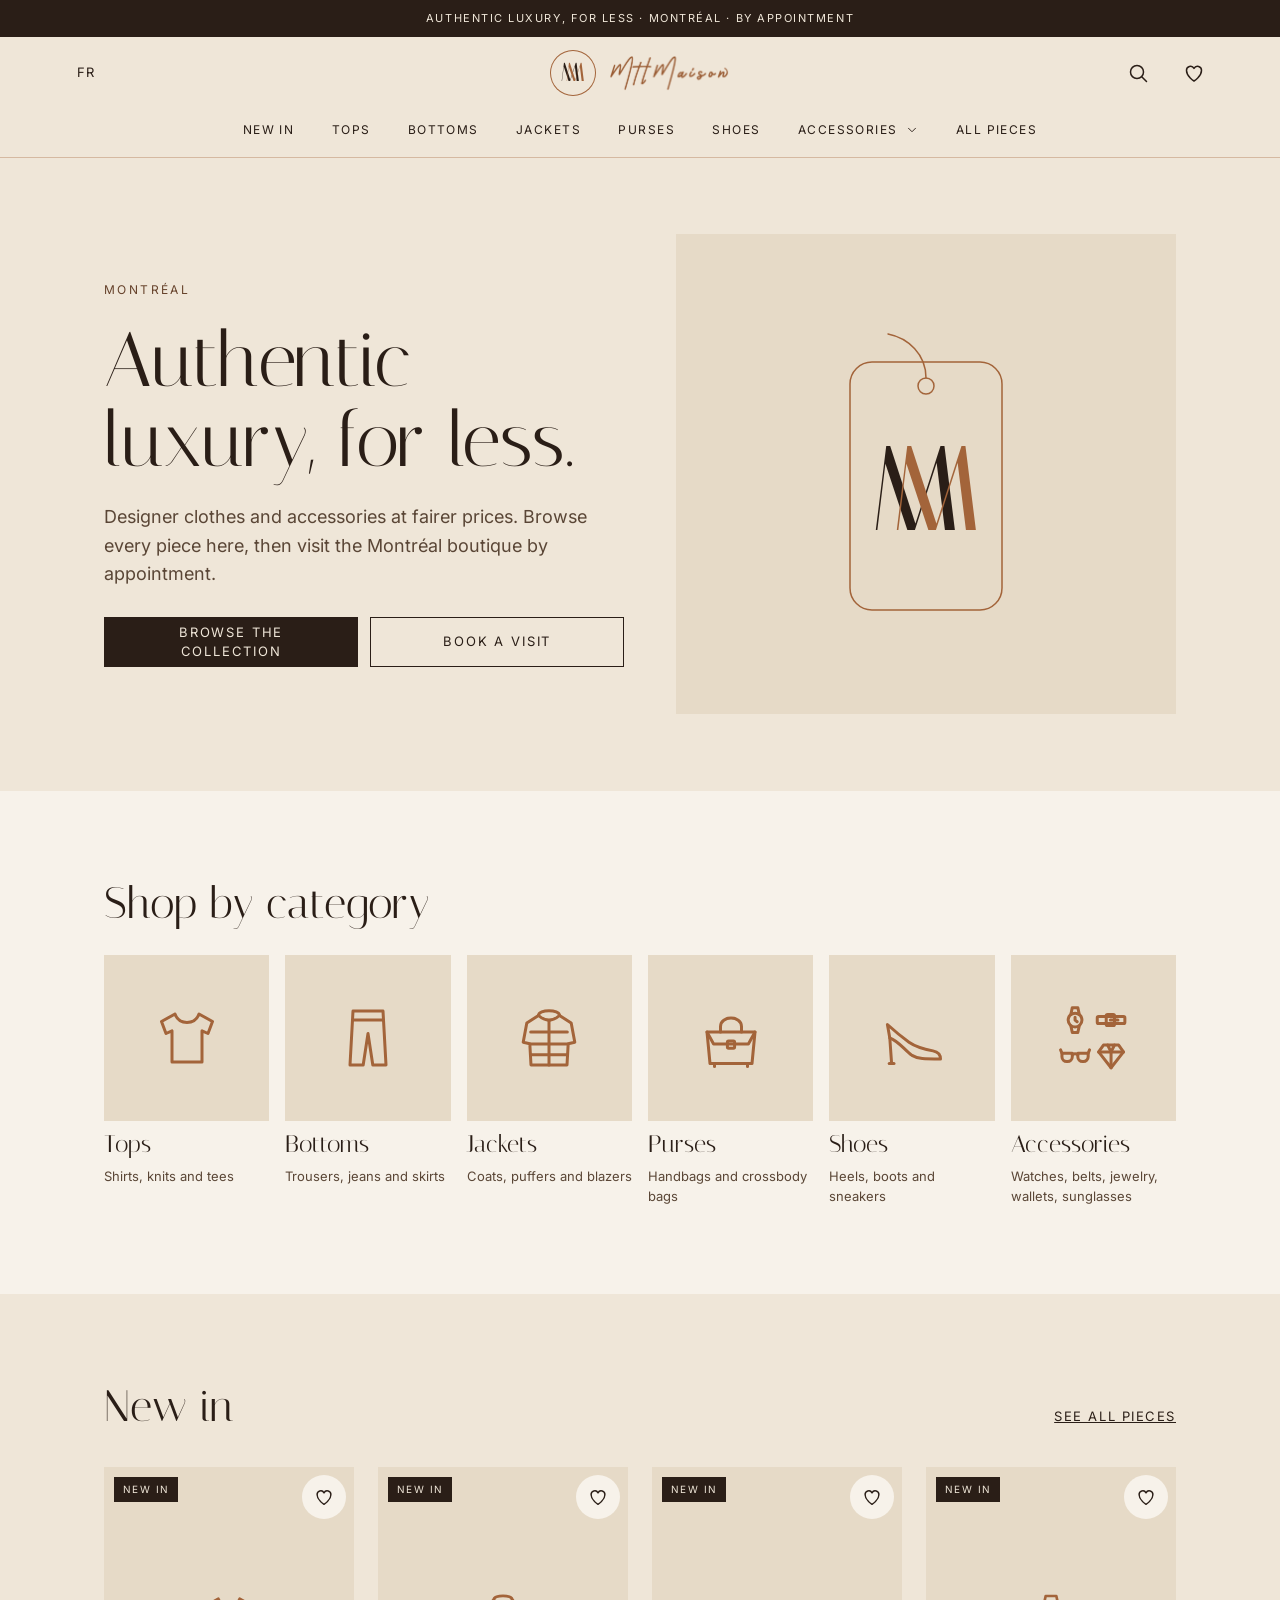
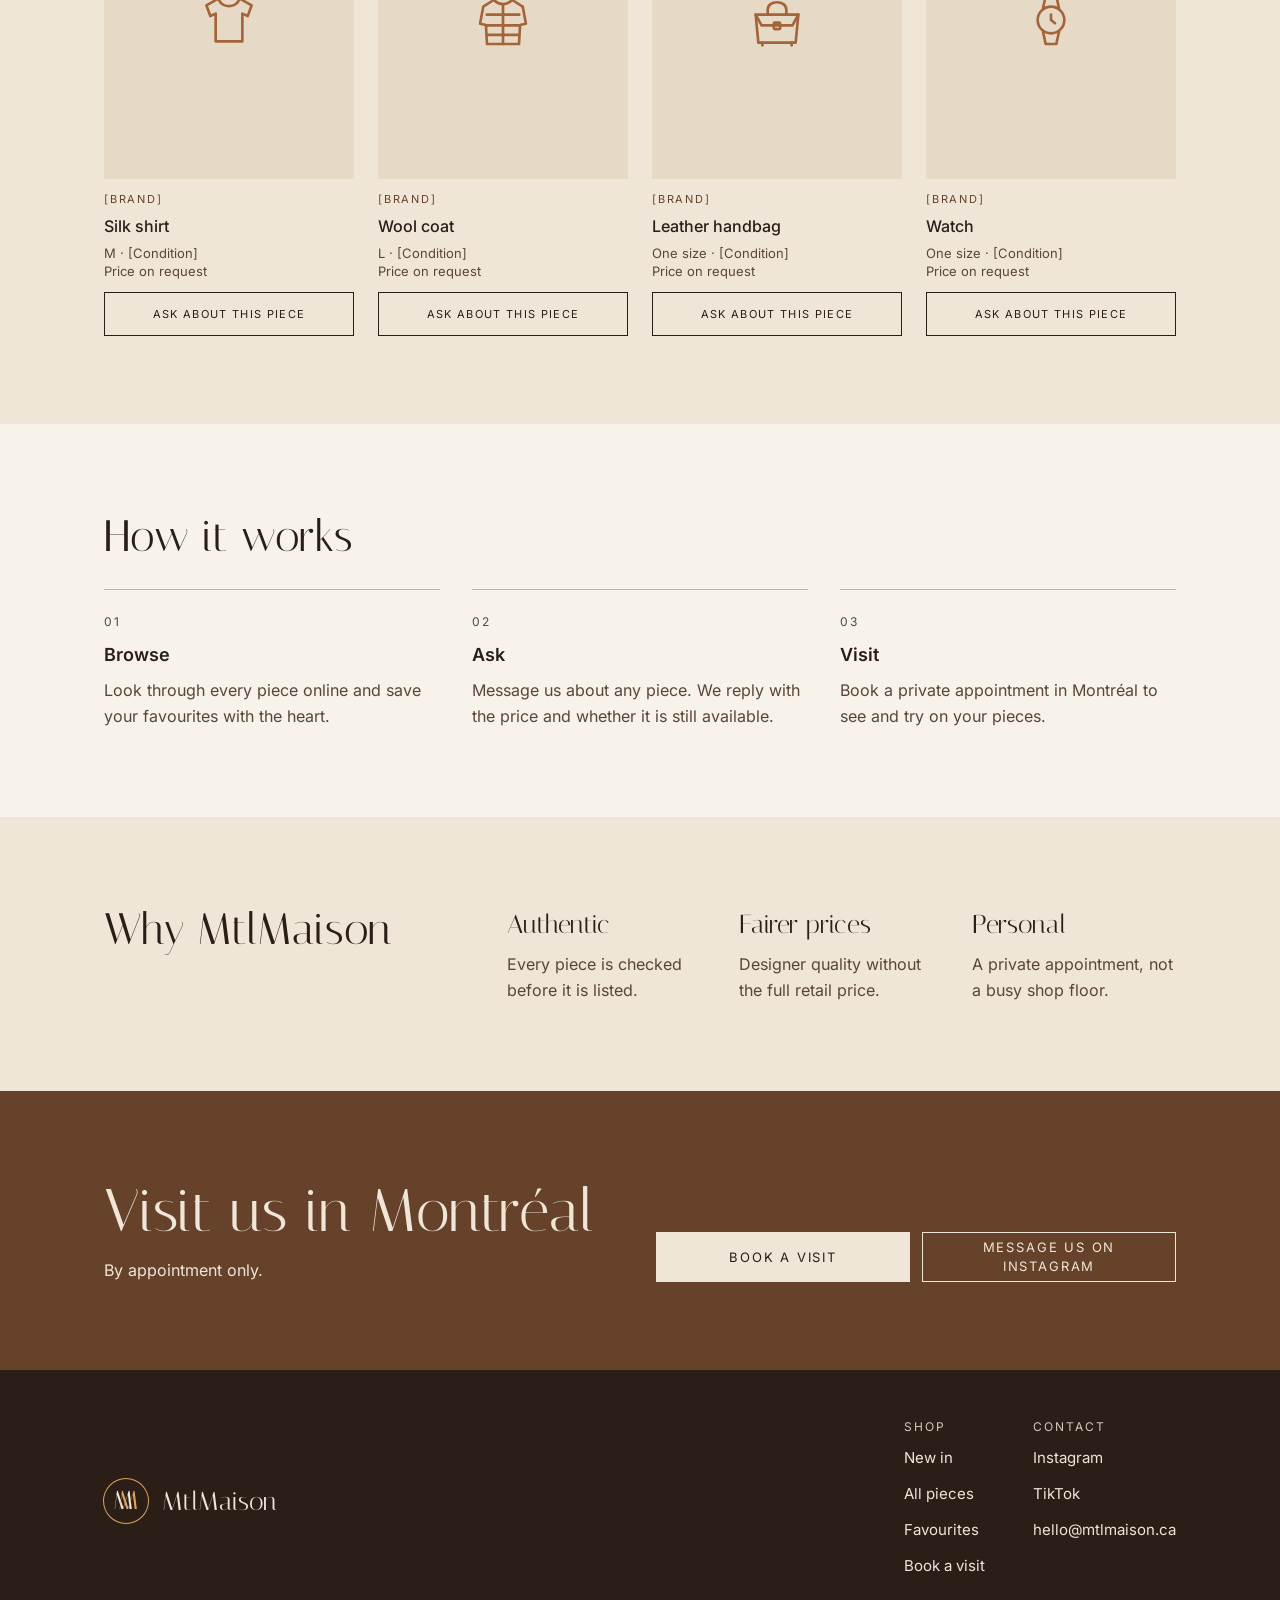
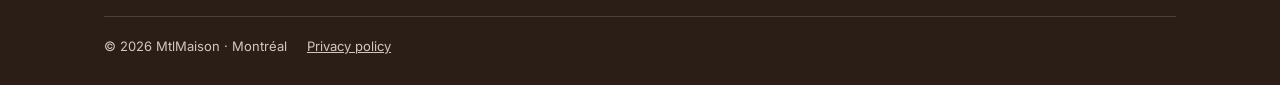
<file: index.html>
<!doctype html>
<html lang="en">
<head>
<meta charset="utf-8">
<meta name="viewport" content="width=device-width, initial-scale=1">
<title>MtlMaison · Authentic luxury, for less · Montréal</title>
<meta name="description" content="Authentic designer clothes and accessories at fairer prices. Browse every piece online and visit the Montréal boutique by appointment.">
<meta property="og:title" content="MtlMaison · Authentic luxury, for less">
<meta property="og:description" content="Authentic designer clothes and accessories at fairer prices. Montréal, by appointment.">
<meta property="og:type" content="website">
<meta property="og:url" content="https://mtlmaison.ca/">
<meta name="theme-color" content="#EFE6D8">
<link rel="icon" href="favicon.svg" type="image/svg+xml">
<link rel="preload" href="assets/fonts/italiana-latin-400-normal.woff2" as="font" type="font/woff2" crossorigin>
<link rel="preload" href="assets/fonts/inter-latin-400-normal.woff2" as="font" type="font/woff2" crossorigin>
<link rel="stylesheet" href="styles.css">
</head>
<body>
<a class="skip" href="#main">Skip to content</a>
<div id="app"></div>
<noscript><p style="padding:24px;font-family:sans-serif">Please turn on JavaScript to browse the MtlMaison collection. / Veuillez activer JavaScript pour voir la collection MtlMaison.</p></noscript>
<script src="config.js"></script>
<script src="items.js"></script>
<script src="app.js"></script>
</body>
</html>
</file>
<file: styles.css>
@font-face{font-family:'Italiana';src:url('assets/fonts/italiana-latin-400-normal.woff2') format('woff2');font-weight:400;font-display:swap}
@font-face{font-family:'Inter';src:url('assets/fonts/inter-latin-400-normal.woff2') format('woff2');font-weight:400;font-display:swap}
@font-face{font-family:'Inter';src:url('assets/fonts/inter-latin-500-normal.woff2') format('woff2');font-weight:500;font-display:swap}
@font-face{font-family:'Inter';src:url('assets/fonts/inter-latin-600-normal.woff2') format('woff2');font-weight:600;font-display:swap}

:root{
  --linen:#EFE6D8; --paper:#F7F2EA; --sand:#E6DAC7;
  --espresso:#2A1E17; --muted:#5A4636; --choc:#66422B;
  --caramel:#A3643A; --caramel-l:#DDA35F;
  --line:rgba(163,100,58,.35);
  --pad:clamp(20px,5vw,64px);
  --serif:'Italiana',Georgia,serif; --sans:'Inter',system-ui,-apple-system,sans-serif;
}
*{box-sizing:border-box}
html{-webkit-text-size-adjust:100%}
body{margin:0;background:var(--linen);color:var(--espresso);font-family:var(--sans);font-size:16px;line-height:1.5}
img{max-width:100%;display:block}
a{color:var(--choc)} a:hover{color:var(--espresso)}
button,input,select{font:inherit;color:inherit}
button{cursor:pointer}
:focus-visible{outline:2px solid var(--caramel);outline-offset:3px}
.skip{position:absolute;left:-9999px;top:8px;background:var(--espresso);color:var(--linen);padding:10px 16px;z-index:100}
.skip:focus{left:8px}
.sr{position:absolute;width:1px;height:1px;overflow:hidden;clip:rect(0 0 0 0);white-space:nowrap}
.serif{font-family:var(--serif);font-weight:400}
.wrap{max-width:1200px;margin:0 auto;padding-left:var(--pad);padding-right:var(--pad)}
.eyebrow{margin:0;font-size:12px;letter-spacing:.2em;text-transform:uppercase;color:var(--choc)}
.muted{color:var(--muted)}
.ico{display:inline-flex;flex-shrink:0;line-height:0}

/* top bar + header */
.topbar{background:var(--espresso);color:var(--linen);font-size:11px;letter-spacing:.14em;text-transform:uppercase;text-align:center;padding:10px 16px}
header.site{border-bottom:1px solid var(--line);background:var(--linen)}
.hdr{display:flex;flex-wrap:wrap;align-items:center;justify-content:space-between;gap:16px 32px;padding:14px var(--pad)}
.hdr-side{flex:1 1 200px;display:flex;align-items:center;gap:4px}
.hdr-side.end{justify-content:flex-end;gap:12px}
.logo{display:flex;align-items:center;gap:14px;text-decoration:none}
.mm{display:flex;align-items:center;justify-content:center;border-radius:50%;box-shadow:0 0 0 1px var(--caramel);font-family:var(--serif);line-height:1;flex-shrink:0}
.mm span:first-child{color:var(--espresso)} .mm span:last-child{color:var(--caramel);margin-left:-.62em}
.mm.rev{box-shadow:0 0 0 1px var(--caramel-l)} .mm.rev span:first-child{color:var(--linen)} .mm.rev span:last-child{color:var(--caramel-l)}
.icon-btn{width:44px;height:44px;border:0;background:transparent;display:inline-flex;align-items:center;justify-content:center;padding:0;position:relative;color:var(--espresso);text-decoration:none}
.lang{min-width:44px;min-height:44px;border:0;background:transparent;font-size:13px;letter-spacing:.1em}
.lang[aria-pressed="true"]{font-weight:600}
.badge{min-width:20px;height:20px;border-radius:10px;background:var(--caramel);color:var(--linen);font-size:11px;display:inline-flex;align-items:center;justify-content:center;padding:0 5px}
.icon-btn .badge{position:absolute;top:3px;right:0;min-width:18px;height:18px;font-size:10px}
.fav-link{display:inline-flex;align-items:center;gap:8px;min-height:44px;padding:0 8px;color:var(--espresso);text-decoration:none;font-size:12px;letter-spacing:.14em;text-transform:uppercase}
.hdr-m{display:none;align-items:center;justify-content:space-between;padding:6px 8px}
.catnav{display:flex;flex-wrap:wrap;justify-content:center;gap:2px clamp(16px,2.6vw,36px);padding:0 var(--pad) 4px}
.catnav a,.catnav button{flex-shrink:0;display:inline-flex;align-items:center;gap:7px;min-height:44px;padding:0 2px;border:0;border-bottom:2px solid transparent;background:transparent;color:var(--espresso);font-size:12px;letter-spacing:.12em;text-transform:uppercase;text-decoration:none;white-space:nowrap}
.catnav [aria-current="page"],.catnav [aria-expanded="true"]{border-bottom-color:var(--caramel)}
.mega{background:var(--paper);border-top:1px solid rgba(163,100,58,.25);padding:20px var(--pad) 24px;display:flex;flex-wrap:wrap;justify-content:center;gap:12px 36px}
.mega a{display:flex;flex-direction:column;align-items:center;gap:8px;min-width:88px;padding:10px 6px;color:var(--espresso);text-decoration:none;font-size:14px}

/* buttons + chips */
.btn,.btn-o,.btn-l,.btn-ol{display:inline-flex;align-items:center;justify-content:center;gap:10px;min-height:50px;padding:0 28px;border:0;font-size:13px;letter-spacing:.14em;text-transform:uppercase;text-decoration:none;text-align:center}
.btn{background:var(--espresso);color:var(--linen)} .btn:hover{color:var(--linen);background:#3a2a20}
.btn-o{background:transparent;color:var(--espresso);box-shadow:inset 0 0 0 1px var(--espresso)}
.btn-l{background:var(--linen);color:var(--espresso)}
.btn-ol{background:transparent;color:var(--linen);box-shadow:inset 0 0 0 1px var(--linen)} .btn-ol:hover{color:var(--linen)}
.btn-link{display:inline-flex;align-items:center;gap:8px;min-height:44px;border:0;background:transparent;padding:0;color:var(--espresso);font-size:13px;letter-spacing:.12em;text-transform:uppercase;text-decoration:underline}
.chips{display:flex;flex-wrap:wrap;gap:8px}
.chip{flex-shrink:0;display:inline-flex;align-items:center;gap:7px;min-height:44px;padding:0 16px;border:1px solid var(--espresso);background:transparent;color:var(--espresso);font-size:13px;text-decoration:none}
.chip[aria-pressed="true"],.chip[aria-selected="true"],.chip.on{background:var(--espresso);color:var(--linen)}
.subchip{flex-shrink:0;display:inline-flex;flex-direction:column;align-items:center;justify-content:center;gap:6px;min-width:96px;min-height:84px;padding:8px 10px;border:1px solid rgba(42,30,23,.35);background:transparent;color:var(--espresso);font-size:13px;text-decoration:none}
.subchip.on{background:var(--sand);border-color:var(--espresso)}

/* sections */
.hero{display:flex;flex-wrap:wrap;align-items:center;gap:clamp(28px,4vw,56px);padding-top:clamp(32px,6vw,80px);padding-bottom:clamp(32px,6vw,80px)}
.hero-text{flex:1 1 440px;min-width:0;display:flex;flex-direction:column;gap:22px}
.hero h1{margin:0;font-family:var(--serif);font-weight:400;font-size:clamp(44px,6vw,82px);line-height:1.04}
.hero p.lead{margin:0;font-size:clamp(16px,1.4vw,18px);line-height:1.6;color:var(--muted);max-width:30em}
.hero-btns{display:flex;flex-wrap:wrap;gap:12px;padding-top:6px}
.hero-btns>*{flex:1 1 200px;max-width:280px}
.hero-art{flex:1 1 420px;min-width:0;height:480px;background:var(--sand);display:flex;flex-direction:column;align-items:center;justify-content:center}
.tagmark{position:relative;width:300px;height:300px;display:flex;align-items:center;justify-content:center}
.tagmark svg{position:absolute;inset:0}
.tagmark .mono{position:relative;top:16px;display:flex;align-items:baseline;font-family:var(--serif);font-size:120px;line-height:1}
.tagmark .mono span:last-child{color:var(--caramel);margin-left:-.62em}
h2.title{margin:0;font-family:var(--serif);font-weight:400;font-size:clamp(34px,4vw,44px);line-height:1.1}
.sec{padding-top:clamp(48px,7vw,88px);padding-bottom:clamp(48px,7vw,88px)}
.alt{background:var(--paper)}
.tiles{display:grid;grid-template-columns:repeat(auto-fill,minmax(160px,1fr));gap:16px}
.tile{display:flex;flex-direction:column;gap:10px;color:var(--espresso);text-decoration:none}
.tile .sq{display:flex;aspect-ratio:1/1;background:var(--sand);align-items:center;justify-content:center}
.tile .nm{font-family:var(--serif);font-size:24px;line-height:1.1}
.tile .ds{font-size:13px;line-height:1.5;color:var(--muted)}
.row-head{display:flex;flex-wrap:wrap;align-items:baseline;justify-content:space-between;gap:8px}
.count{margin:0;font-size:12px;letter-spacing:.14em;text-transform:uppercase;color:var(--choc)}
.bar{padding-bottom:16px;border-bottom:1px solid var(--line)}
.steps{display:flex;flex-wrap:wrap;gap:32px}
.step{flex:1 1 260px;display:flex;flex-direction:column;gap:10px;border-top:1px solid rgba(163,100,58,.45);padding-top:22px}
.step h3{margin:0;font-size:18px;font-weight:600}
.step p,.why p{margin:0;line-height:1.6;color:var(--muted)}
.why-grid{display:flex;flex-wrap:wrap;gap:32px 48px}
.why-grid>h2{flex:1 1 300px}
.why-items{flex:2 1 560px;min-width:0;display:flex;flex-wrap:wrap;gap:28px}
.why{flex:1 1 200px;display:flex;flex-direction:column;gap:8px}
.why h3{margin:0;font-family:var(--serif);font-weight:400;font-size:26px}
.visit{background:var(--choc);color:var(--linen)}
.visit-in{display:flex;flex-wrap:wrap;align-items:flex-end;justify-content:space-between;gap:32px}
.visit h2{margin:0;font-family:var(--serif);font-weight:400;font-size:clamp(40px,5vw,60px);line-height:1.05}
.visit .facts{display:flex;flex-wrap:wrap;gap:24px 44px;font-size:15px;line-height:1.6}
.visit .fact{display:flex;gap:10px}
.visit .lbl{margin:0;font-size:12px;letter-spacing:.16em;text-transform:uppercase;opacity:.85}
.visit .btns{flex:1 1 260px;max-width:520px;display:flex;flex-wrap:wrap;gap:12px}
.visit .btns>*{flex:1 1 220px}

/* product grid + card */
.grid{display:grid;grid-template-columns:repeat(auto-fill,minmax(220px,1fr));gap:40px 24px}
.card{position:relative;display:flex;flex-direction:column;gap:8px}
.card .open{display:flex;flex-direction:column;gap:6px;color:var(--espresso);text-decoration:none}
.ph{position:relative;display:flex;width:100%;aspect-ratio:4/5;background:var(--sand);align-items:center;justify-content:center;overflow:hidden}
.ph img{width:100%;height:100%;object-fit:cover}
.new{position:absolute;left:10px;top:10px;background:var(--espresso);color:var(--linen);padding:5px 9px;font-size:10px;letter-spacing:.14em;text-transform:uppercase}
.brand{margin-top:6px;font-size:11px;letter-spacing:.16em;text-transform:uppercase;color:var(--choc)}
.pname{font-size:16px;font-weight:500}
.meta{font-size:13px;line-height:1.4;color:var(--muted)}
.heart{position:absolute;top:8px;right:8px;width:44px;height:44px;border:0;border-radius:50%;background:var(--paper);display:flex;align-items:center;justify-content:center;padding:0}
.ask{display:flex;align-items:center;justify-content:center;min-height:44px;margin-top:4px;border:1px solid var(--espresso);background:transparent;color:var(--espresso);font-size:11px;letter-spacing:.12em;text-transform:uppercase}
.empty{background:var(--paper);padding:56px 24px;display:flex;flex-direction:column;align-items:center;gap:14px;text-align:center}
.empty p{margin:0}
.looking{margin-top:20px;background:var(--paper);padding:32px clamp(22px,4vw,44px);display:flex;flex-wrap:wrap;align-items:center;justify-content:space-between;gap:20px}
.looking>div{flex:1 1 360px;min-width:0;display:flex;flex-direction:column;gap:8px}
.looking h2{margin:0;font-family:var(--serif);font-weight:400;font-size:30px;line-height:1.15}
.looking p{margin:0;color:var(--muted)}

/* page bits */
.page{padding-top:24px;padding-bottom:64px;display:flex;flex-direction:column;gap:20px}
.crumbs{display:flex;flex-wrap:wrap;align-items:center;gap:6px;font-size:13px;color:var(--muted)}
.crumbs a{display:inline-flex;align-items:center;min-height:44px;color:var(--muted)}
.cat-head{display:flex;flex-wrap:wrap;align-items:center;justify-content:space-between;gap:16px}
.cat-title{display:flex;align-items:center;gap:18px}
.cat-ico{width:72px;height:72px;flex-shrink:0;background:var(--sand);display:flex;align-items:center;justify-content:center}
.page h1{margin:0;font-family:var(--serif);font-weight:400;font-size:clamp(38px,5vw,60px);line-height:1.05}
.sort{display:flex;align-items:center;gap:10px;font-size:12px;letter-spacing:.14em;text-transform:uppercase;color:var(--muted)}
.sort select,.field input{min-height:48px;padding:0 12px;border:1px solid rgba(42,30,23,.6);background:var(--paper);color:var(--espresso);font-size:16px;letter-spacing:0;text-transform:none;border-radius:0}
.sizes{display:flex;flex-wrap:wrap;align-items:center;gap:8px}
.sizes .lbl{font-size:12px;letter-spacing:.14em;text-transform:uppercase;color:var(--muted);margin-right:4px}
.sizes .count{margin-left:auto}
.item-wrap{display:flex;flex-wrap:wrap;gap:clamp(24px,4vw,56px)}
.gallery{flex:1 1 440px;min-width:0;display:flex;flex-direction:column;gap:12px}
.gallery .ph{flex-direction:column;gap:14px}
.thumbs{display:grid;grid-template-columns:repeat(4,minmax(0,1fr));gap:10px}
.thumbs button{aspect-ratio:1/1;border:2px solid transparent;background:var(--sand);color:var(--muted);font-size:11px;letter-spacing:.08em;text-transform:uppercase;padding:0;overflow:hidden}
.thumbs button img{width:100%;height:100%;object-fit:cover}
.thumbs button[aria-pressed="true"]{border-color:var(--espresso)}
.info{flex:1 1 360px;min-width:0;display:flex;flex-direction:column;gap:16px}
.info dl{margin:0;display:grid;grid-template-columns:repeat(2,minmax(0,1fr));border-top:1px solid var(--line)}
.info dt,.info dd{margin:0;padding:12px 0;border-bottom:1px solid rgba(163,100,58,.25)}
.info dt{font-size:13px;color:var(--muted)}
.actions{display:flex;flex-direction:column;gap:10px;padding-top:6px}
.actions .btn,.actions .btn-o{min-height:52px}
.note{margin:0;display:flex;align-items:flex-start;gap:10px;font-size:14px;line-height:1.5;color:var(--muted)}
.search-box{display:flex;align-items:center;gap:10px;border-bottom:1px solid var(--espresso);padding-bottom:6px}
.search-box input{flex:1;min-width:0;min-height:48px;border:0;background:transparent;font-size:20px}
.book{max-width:760px}
fieldset{margin:0;padding:0;border:0;display:flex;flex-direction:column;gap:10px}
legend,.field{font-size:12px;letter-spacing:.14em;text-transform:uppercase;color:var(--muted)}
legend{padding:0 0 10px}
.field{display:flex;flex-direction:column;gap:6px;flex:1 1 240px}
.fields{display:flex;flex-wrap:wrap;gap:16px}
.alert{margin:0;padding:12px 14px;background:var(--paper);border:1px solid var(--choc)}
.cal{width:100%;min-height:720px;border:0;background:var(--paper)}

/* footer */
footer.site{background:var(--espresso);color:var(--linen);padding:48px 0 28px}
.foot{display:flex;flex-direction:column;gap:32px}
.foot-top{display:flex;flex-wrap:wrap;justify-content:space-between;gap:32px}
.foot-brand{display:flex;align-items:center;gap:14px}
.foot-cols{display:flex;flex-wrap:wrap;gap:32px 48px;font-size:15px}
.foot-cols div{display:flex;flex-direction:column}
.foot-cols a,.foot-cols button,.foot-cols span{display:flex;align-items:center;min-height:36px;border:0;background:transparent;padding:0;color:var(--linen);text-decoration:none;text-align:left;font-size:15px}
.foot-cols .lbl{margin:0 0 4px;font-size:12px;letter-spacing:.16em;text-transform:uppercase;opacity:.85;min-height:0}
.copy{margin:0;padding-top:20px;border-top:1px solid rgba(239,230,216,.2);font-size:13px;opacity:.85;display:flex;flex-wrap:wrap;gap:8px 20px}
.copy a{color:var(--linen)}

/* overlays */
.overlay{position:fixed;inset:0;z-index:50;background:rgba(42,30,23,.5);display:flex;align-items:center;justify-content:center;padding:20px}
.sheet{width:100%;max-width:460px;background:var(--linen);padding:24px;display:flex;flex-direction:column;gap:14px;max-height:100%;overflow-y:auto}
.sheet-head{display:flex;align-items:center;justify-content:space-between}
.sheet h2{margin:0;font-family:var(--serif);font-weight:400;font-size:30px}
.msg{margin:0;padding:14px 16px;background:var(--paper);font-size:15px;line-height:1.5}
.opt{display:flex;align-items:center;gap:12px;min-height:52px;padding:0 16px;color:var(--espresso);text-decoration:none;font-size:14px;box-shadow:inset 0 0 0 1px var(--espresso)}
.opt.dark{background:var(--espresso);color:var(--linen);box-shadow:none}
.menu{position:fixed;inset:0;z-index:40;background:var(--linen);overflow-y:auto;display:flex;flex-direction:column}
.menu-head{display:flex;align-items:center;justify-content:space-between;padding:8px 8px 8px 20px;border-bottom:1px solid var(--line)}
.menu-list{display:flex;flex-direction:column;padding:12px 20px 32px}
.menu-list a{display:flex;align-items:center;gap:14px;min-height:52px;border-bottom:1px solid rgba(163,100,58,.2);color:var(--espresso);font-family:var(--serif);font-size:24px;text-decoration:none}
.prose{max-width:760px}
.prose h2{font-family:var(--serif);font-weight:400;font-size:30px;margin:32px 0 8px}
.prose p,.prose li{line-height:1.7}

/* phone */
@media (max-width:760px){
  .hdr{display:none}
  .hdr-m{display:flex}
  .catnav{flex-wrap:nowrap;justify-content:flex-start;overflow-x:auto;gap:2px 20px;padding:0 12px 4px}
  .mega{display:none}
  .grid{grid-template-columns:repeat(2,minmax(0,1fr));gap:24px 12px}
  .tiles{grid-template-columns:repeat(2,minmax(0,1fr))}
  .chips.scroll{flex-wrap:nowrap;overflow-x:auto;margin:0 calc(var(--pad) * -1);padding:0 var(--pad) 4px}
  .hero-art{height:340px}
  .tagmark{transform:scale(.77);transform-origin:center;margin:-35px}
  .overlay{align-items:flex-end;padding:0}
  .ask{font-size:10px;letter-spacing:.08em}
  .sizes .count{margin-left:0;width:100%}
}
</file>
